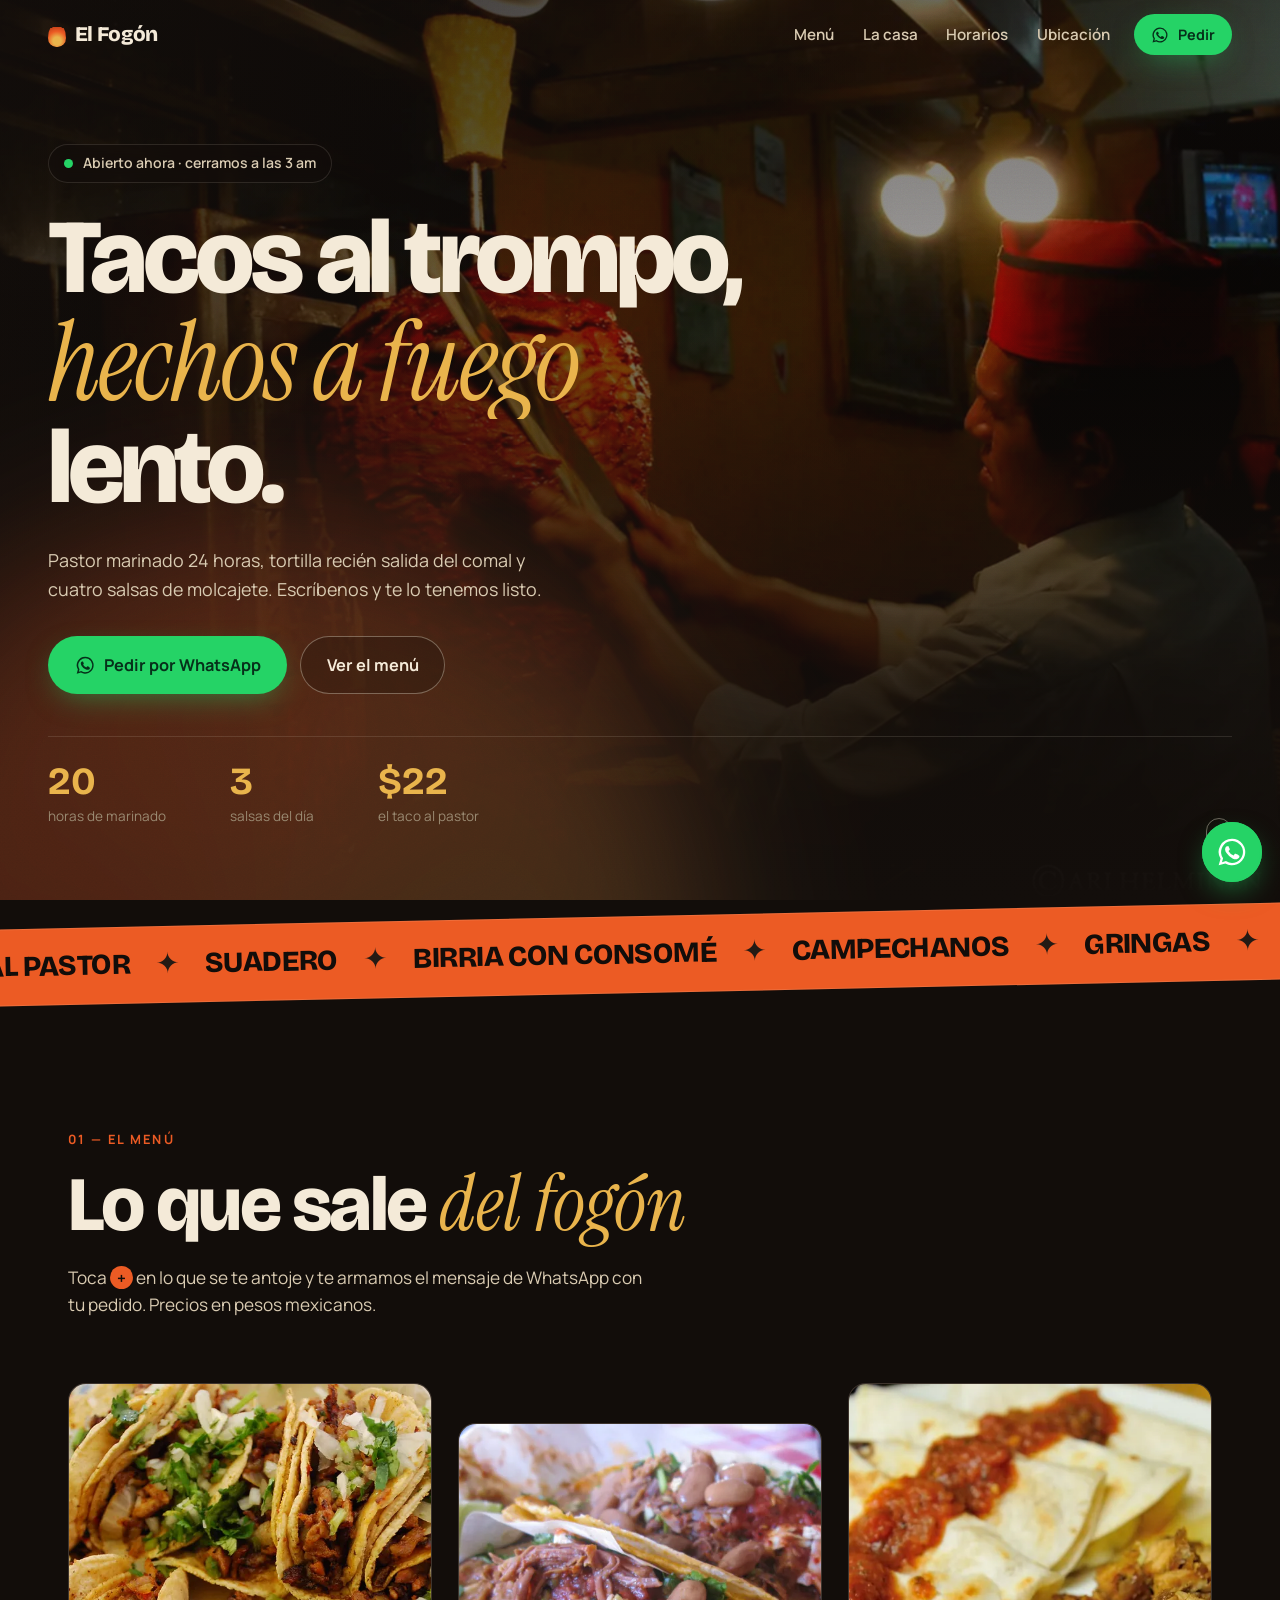
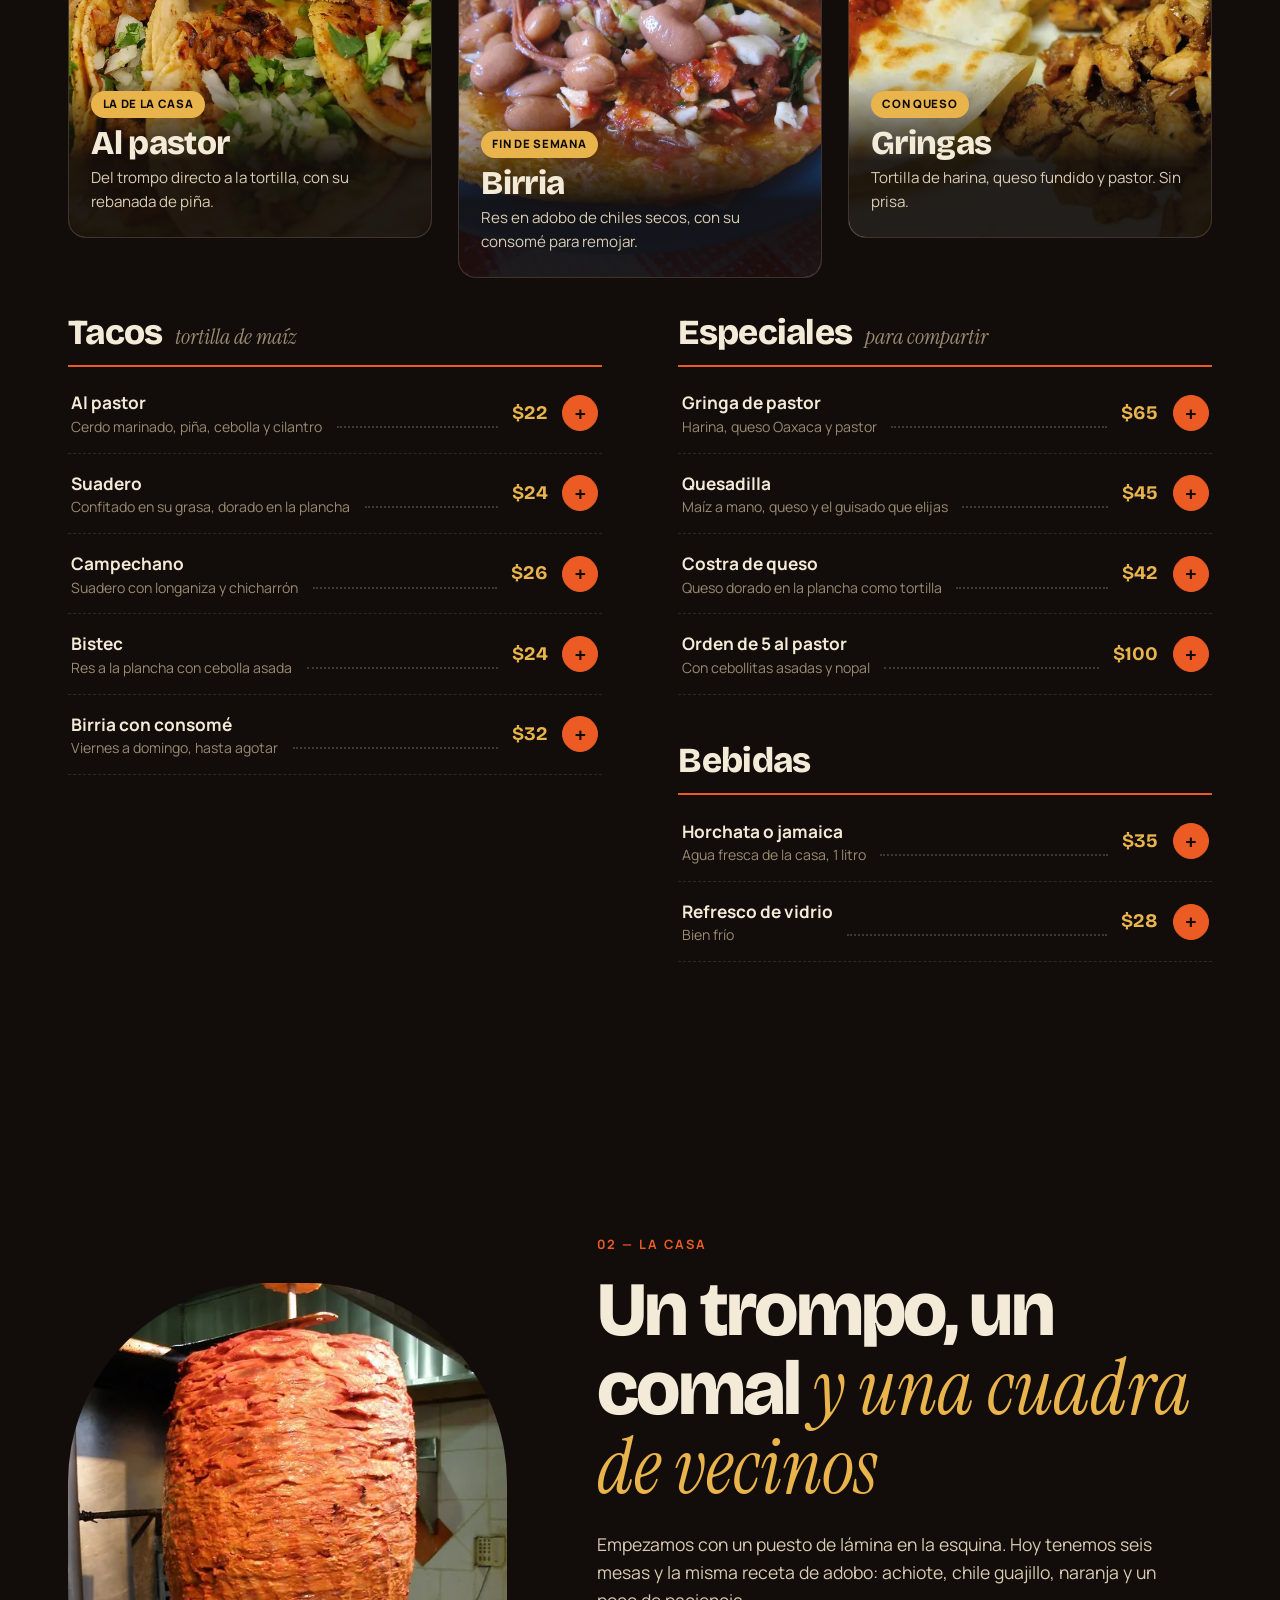
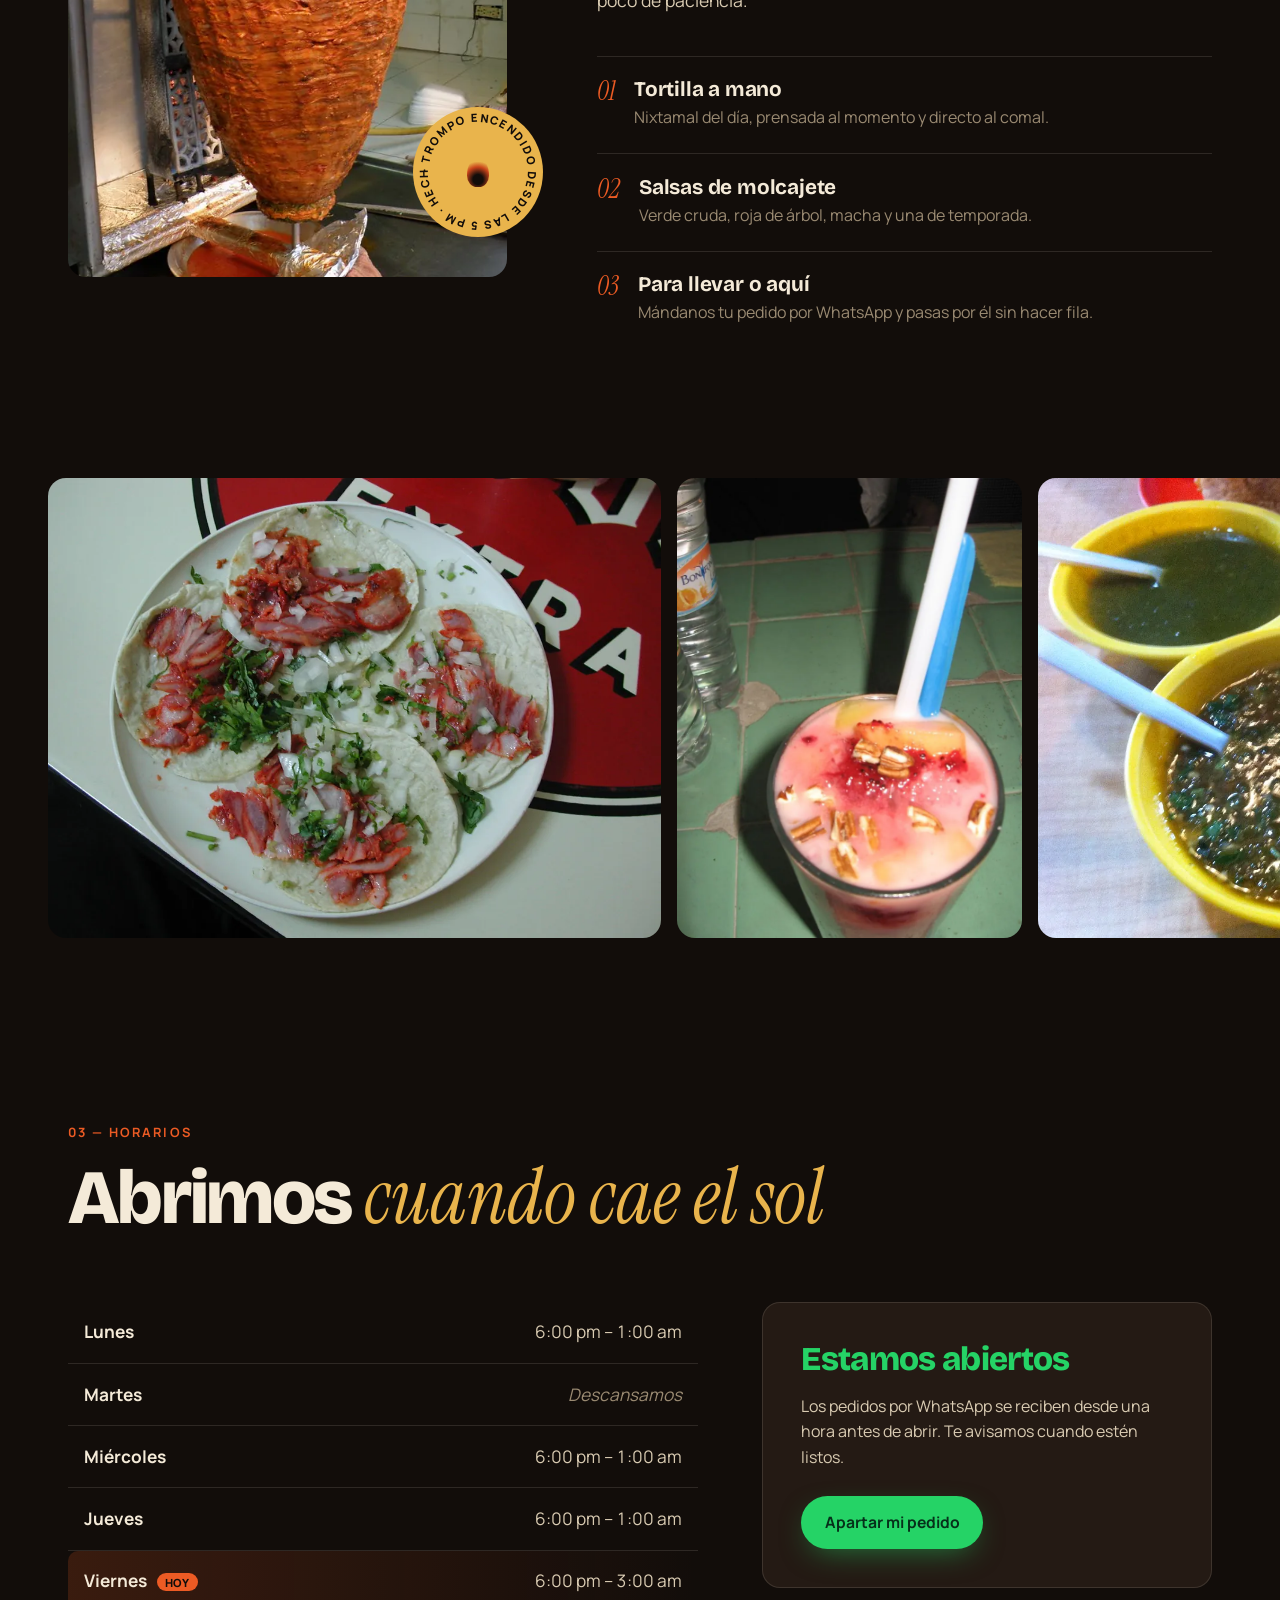
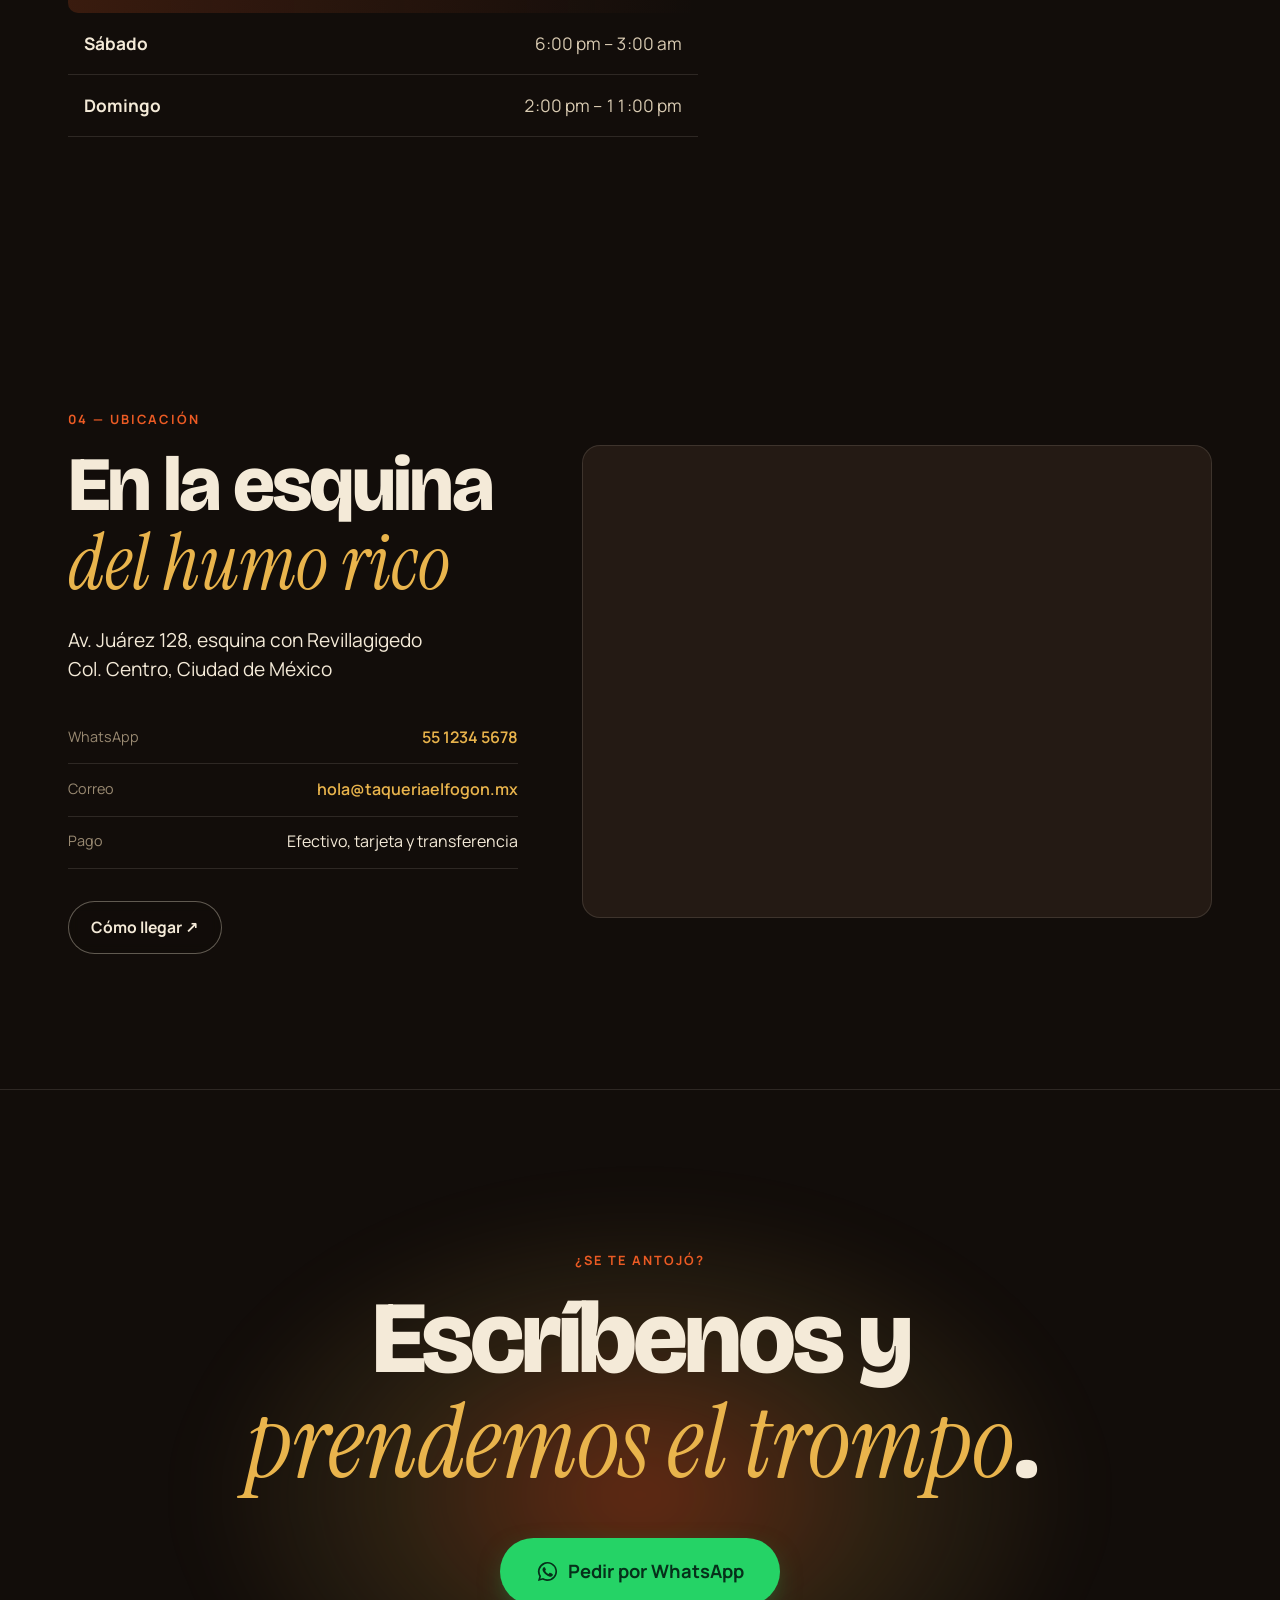
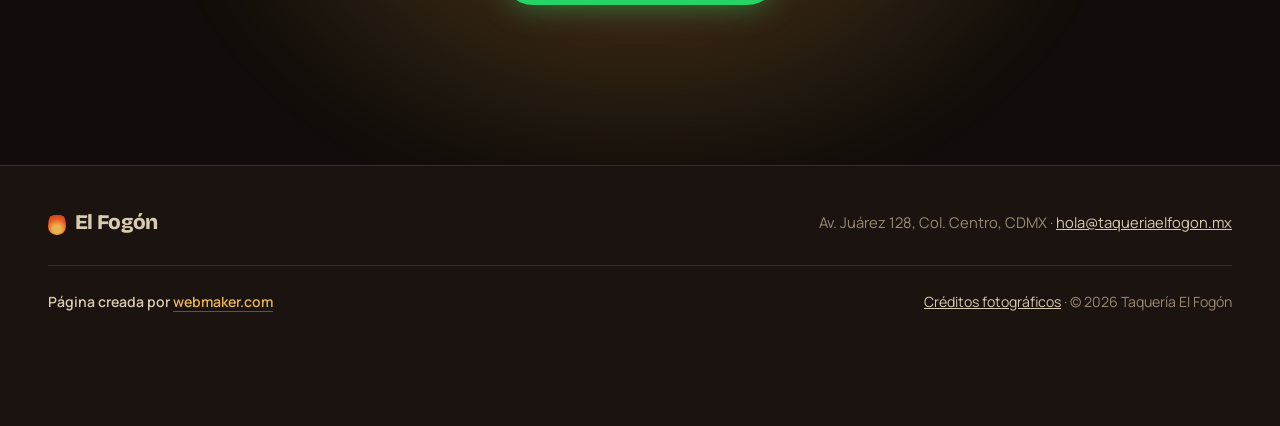
<file: taqueria-el-fogon/index.html>
<!doctype html>
<html lang="es-MX" class="no-js">
<head>
  <meta charset="utf-8" />
  <meta name="viewport" content="width=device-width, initial-scale=1, viewport-fit=cover" />
  <title>Taquería El Fogón · Tacos al pastor y al carbón</title>
  <meta name="description" content="Tacos al pastor de trompo, suadero, birria y salsas de molcajete. Pide por WhatsApp. Abierto de noche en la Col. Centro." />
  <meta name="theme-color" content="#120d0a" />
  <meta property="og:title" content="Taquería El Fogón" />
  <meta property="og:description" content="Tacos al pastor de trompo y salsas de molcajete. Pide por WhatsApp." />
  <meta property="og:image" content="assets/img/hero.webp" />
  <link rel="icon" href="data:image/svg+xml,%3Csvg xmlns='http://www.w3.org/2000/svg' viewBox='0 0 100 100'%3E%3Ctext y='.9em' font-size='90'%3E%F0%9F%94%A5%3C/text%3E%3C/svg%3E" />

  <link rel="preconnect" href="https://fonts.googleapis.com" />
  <link rel="preconnect" href="https://fonts.gstatic.com" crossorigin />
  <link href="https://fonts.googleapis.com/css2?family=Bricolage+Grotesque:opsz,wght@12..96,500;12..96,700;12..96,800&family=Instrument+Serif:ital@0;1&family=Manrope:wght@400;500;600;700&display=swap" rel="stylesheet" />
  <link rel="preload" as="image" href="assets/img/hero.webp" />
  <link rel="stylesheet" href="styles.css?v=20261110" />

  <script defer src="lib/manifest.js?v=20261110"></script>
  <script defer src="main.js?v=20261110"></script>
</head>
<body>

  <!-- Splash (se oculta solo a los 4.5 s aunque falle el JS) -->
  <div class="splash" data-splash aria-hidden="true">
    <div class="splash-inner">
      <span class="splash-flame"></span>
      <span class="splash-word">El Fogón</span>
    </div>
  </div>

  <!-- Navegación -->
  <header class="nav" data-nav>
    <a class="nav-logo" href="#inicio" aria-label="Taquería El Fogón, inicio">
      <span class="logo-mark" aria-hidden="true"></span>
      <span>El Fogón</span>
    </a>
    <nav class="nav-links" id="menu-nav" aria-label="Secciones">
      <a href="#menu">Menú</a>
      <a href="#casa">La casa</a>
      <a href="#horarios">Horarios</a>
      <a href="#ubicacion">Ubicación</a>
    </nav>
    <a class="btn btn-wa btn-sm nav-cta" href="https://wa.me/5215512345678?text=Hola%20El%20Fog%C3%B3n%2C%20quiero%20hacer%20un%20pedido" target="_blank" rel="noopener" data-wa>
      <svg class="wa-icon" viewBox="0 0 24 24" aria-hidden="true"><path d="M12 2a10 10 0 0 0-8.6 15.1L2 22l5-1.3A10 10 0 1 0 12 2zm0 18.2a8.2 8.2 0 0 1-4.2-1.2l-.3-.2-3 .8.8-2.9-.2-.3A8.2 8.2 0 1 1 12 20.2zm4.5-6.1c-.2-.1-1.5-.7-1.7-.8s-.4-.1-.6.1-.7.8-.8 1-.3.2-.5.1a6.7 6.7 0 0 1-3.3-2.9c-.3-.4.2-.4.7-1.4.1-.2 0-.3 0-.4l-.8-1.8c-.2-.5-.4-.4-.6-.4h-.5a1 1 0 0 0-.7.3 3 3 0 0 0-.9 2.2 5.2 5.2 0 0 0 1.1 2.7 11.8 11.8 0 0 0 4.5 4c1.7.7 2.3.8 3.2.6a2.7 2.7 0 0 0 1.8-1.2 2.2 2.2 0 0 0 .1-1.3c0-.1-.2-.2-.4-.3z"/></svg>
      <span>Pedir</span>
    </a>
    <button class="nav-toggle" type="button" aria-label="Abrir menú" aria-expanded="false" aria-controls="menu-nav" data-nav-toggle>
      <span></span><span></span>
    </button>
  </header>

  <main>

    <!-- HERO -->
    <section class="hero" id="inicio">
      <div class="hero-bg" data-parallax>
        <img src="assets/img/hero.webp" alt="Taquero cortando carne al pastor del trompo" width="1024" height="798" fetchpriority="high" />
      </div>
      <div class="hero-tint"></div>
      <div class="hero-glow" aria-hidden="true"></div>
      <div class="embers" aria-hidden="true">
        <i></i><i></i><i></i><i></i><i></i><i></i><i></i><i></i><i></i><i></i><i></i><i></i>
      </div>
      <div class="hero-grain" aria-hidden="true"></div>

      <div class="hero-inner">
        <p class="hero-status" data-status>
          <span class="dot"></span><span data-status-text>Abrimos todas las noches menos martes</span>
        </p>
        <h1 class="hero-title">
          <span class="line"><span>Tacos al trompo,</span></span>
          <span class="line"><span><em>hechos a fuego</em></span></span>
          <span class="line"><span>lento.</span></span>
        </h1>
        <p class="hero-sub">Pastor marinado 24 horas, tortilla recién salida del comal y cuatro salsas de molcajete. Escríbenos y te lo tenemos listo.</p>
        <div class="hero-actions">
          <a class="btn btn-wa btn-lg" href="https://wa.me/5215512345678?text=Hola%20El%20Fog%C3%B3n%2C%20quiero%20hacer%20un%20pedido" target="_blank" rel="noopener" data-wa data-magnetic>
            <svg class="wa-icon" viewBox="0 0 24 24" aria-hidden="true"><path d="M12 2a10 10 0 0 0-8.6 15.1L2 22l5-1.3A10 10 0 1 0 12 2zm0 18.2a8.2 8.2 0 0 1-4.2-1.2l-.3-.2-3 .8.8-2.9-.2-.3A8.2 8.2 0 1 1 12 20.2zm4.5-6.1c-.2-.1-1.5-.7-1.7-.8s-.4-.1-.6.1-.7.8-.8 1-.3.2-.5.1a6.7 6.7 0 0 1-3.3-2.9c-.3-.4.2-.4.7-1.4.1-.2 0-.3 0-.4l-.8-1.8c-.2-.5-.4-.4-.6-.4h-.5a1 1 0 0 0-.7.3 3 3 0 0 0-.9 2.2 5.2 5.2 0 0 0 1.1 2.7 11.8 11.8 0 0 0 4.5 4c1.7.7 2.3.8 3.2.6a2.7 2.7 0 0 0 1.8-1.2 2.2 2.2 0 0 0 .1-1.3c0-.1-.2-.2-.4-.3z"/></svg>
            Pedir por WhatsApp
          </a>
          <a class="btn btn-ghost btn-lg" href="#menu">Ver el menú</a>
        </div>
        <ul class="hero-facts">
          <li><strong data-count-to="24">24</strong><span>horas de marinado</span></li>
          <li><strong data-count-to="4">4</strong><span>salsas del día</span></li>
          <li><strong>$22</strong><span>el taco al pastor</span></li>
        </ul>
      </div>
      <a class="hero-scroll" href="#menu" aria-label="Bajar al menú"><span></span></a>
    </section>

    <!-- MARQUESINA -->
    <div class="marquee" aria-hidden="true">
      <div class="marquee-track">
        <span>Al pastor</span><b>✦</b><span>Suadero</span><b>✦</b><span>Birria con consomé</span><b>✦</b><span>Campechanos</span><b>✦</b><span>Gringas</span><b>✦</b><span>Salsa macha</span><b>✦</b><span>Agua de horchata</span><b>✦</b>
        <span>Al pastor</span><b>✦</b><span>Suadero</span><b>✦</b><span>Birria con consomé</span><b>✦</b><span>Campechanos</span><b>✦</b><span>Gringas</span><b>✦</b><span>Salsa macha</span><b>✦</b><span>Agua de horchata</span><b>✦</b>
      </div>
    </div>

    <!-- MENÚ -->
    <section class="section menu" id="menu">
      <div class="section-head reveal">
        <p class="kicker">01 — El menú</p>
        <h2 class="section-title">Lo que sale <em>del fogón</em></h2>
        <p class="section-lead">Toca <strong>+</strong> en lo que se te antoje y te armamos el mensaje de WhatsApp con tu pedido. Precios en pesos mexicanos.</p>
      </div>

      <div class="menu-feature">
        <article class="dish-card reveal" data-tilt>
          <figure><img src="assets/img/pastor.webp" alt="Orden de tacos al pastor con cebolla y cilantro" loading="lazy" width="1023" height="687" /></figure>
          <div class="dish-card-body">
            <span class="tag">La de la casa</span>
            <h3>Al pastor</h3>
            <p>Del trompo directo a la tortilla, con su rebanada de piña.</p>
          </div>
        </article>
        <article class="dish-card reveal" data-tilt>
          <figure><img src="assets/img/birria.webp" alt="Tacos de birria con frijoles y rábano" loading="lazy" width="1024" height="768" /></figure>
          <div class="dish-card-body">
            <span class="tag">Fin de semana</span>
            <h3>Birria</h3>
            <p>Res en adobo de chiles secos, con su consomé para remojar.</p>
          </div>
        </article>
        <article class="dish-card reveal" data-tilt>
          <figure><img src="assets/img/quesadillas.webp" alt="Quesadillas con salsa roja y carne asada" loading="lazy" width="1024" height="680" /></figure>
          <div class="dish-card-body">
            <span class="tag">Con queso</span>
            <h3>Gringas</h3>
            <p>Tortilla de harina, queso fundido y pastor. Sin prisa.</p>
          </div>
        </article>
      </div>

      <div class="menu-board">
        <div class="menu-col reveal">
          <h3 class="menu-cat">Tacos <small>tortilla de maíz</small></h3>
          <ul class="menu-list">
            <li class="menu-item" data-item="Taco al pastor" data-price="22">
              <div class="mi-text"><span class="mi-name">Al pastor</span><span class="mi-desc">Cerdo marinado, piña, cebolla y cilantro</span></div>
              <span class="mi-dots"></span><span class="mi-price">$22</span>
              <div class="mi-qty" data-qty hidden></div>
            </li>
            <li class="menu-item" data-item="Taco de suadero" data-price="24">
              <div class="mi-text"><span class="mi-name">Suadero</span><span class="mi-desc">Confitado en su grasa, dorado en la plancha</span></div>
              <span class="mi-dots"></span><span class="mi-price">$24</span>
              <div class="mi-qty" data-qty hidden></div>
            </li>
            <li class="menu-item" data-item="Taco campechano" data-price="26">
              <div class="mi-text"><span class="mi-name">Campechano</span><span class="mi-desc">Suadero con longaniza y chicharrón</span></div>
              <span class="mi-dots"></span><span class="mi-price">$26</span>
              <div class="mi-qty" data-qty hidden></div>
            </li>
            <li class="menu-item" data-item="Taco de bistec" data-price="24">
              <div class="mi-text"><span class="mi-name">Bistec</span><span class="mi-desc">Res a la plancha con cebolla asada</span></div>
              <span class="mi-dots"></span><span class="mi-price">$24</span>
              <div class="mi-qty" data-qty hidden></div>
            </li>
            <li class="menu-item" data-item="Taco de birria con consomé" data-price="32">
              <div class="mi-text"><span class="mi-name">Birria con consomé</span><span class="mi-desc">Viernes a domingo, hasta agotar</span></div>
              <span class="mi-dots"></span><span class="mi-price">$32</span>
              <div class="mi-qty" data-qty hidden></div>
            </li>
          </ul>
        </div>

        <div class="menu-col reveal">
          <h3 class="menu-cat">Especiales <small>para compartir</small></h3>
          <ul class="menu-list">
            <li class="menu-item" data-item="Gringa de pastor" data-price="65">
              <div class="mi-text"><span class="mi-name">Gringa de pastor</span><span class="mi-desc">Harina, queso Oaxaca y pastor</span></div>
              <span class="mi-dots"></span><span class="mi-price">$65</span>
              <div class="mi-qty" data-qty hidden></div>
            </li>
            <li class="menu-item" data-item="Quesadilla" data-price="45">
              <div class="mi-text"><span class="mi-name">Quesadilla</span><span class="mi-desc">Maíz a mano, queso y el guisado que elijas</span></div>
              <span class="mi-dots"></span><span class="mi-price">$45</span>
              <div class="mi-qty" data-qty hidden></div>
            </li>
            <li class="menu-item" data-item="Costra de queso" data-price="42">
              <div class="mi-text"><span class="mi-name">Costra de queso</span><span class="mi-desc">Queso dorado en la plancha como tortilla</span></div>
              <span class="mi-dots"></span><span class="mi-price">$42</span>
              <div class="mi-qty" data-qty hidden></div>
            </li>
            <li class="menu-item" data-item="Orden de 5 al pastor" data-price="100">
              <div class="mi-text"><span class="mi-name">Orden de 5 al pastor</span><span class="mi-desc">Con cebollitas asadas y nopal</span></div>
              <span class="mi-dots"></span><span class="mi-price">$100</span>
              <div class="mi-qty" data-qty hidden></div>
            </li>
          </ul>

          <h3 class="menu-cat">Bebidas</h3>
          <ul class="menu-list">
            <li class="menu-item" data-item="Agua de horchata (1 L)" data-price="35">
              <div class="mi-text"><span class="mi-name">Horchata o jamaica</span><span class="mi-desc">Agua fresca de la casa, 1 litro</span></div>
              <span class="mi-dots"></span><span class="mi-price">$35</span>
              <div class="mi-qty" data-qty hidden></div>
            </li>
            <li class="menu-item" data-item="Refresco de vidrio" data-price="28">
              <div class="mi-text"><span class="mi-name">Refresco de vidrio</span><span class="mi-desc">Bien frío</span></div>
              <span class="mi-dots"></span><span class="mi-price">$28</span>
              <div class="mi-qty" data-qty hidden></div>
            </li>
          </ul>
        </div>
      </div>

      <!-- Resumen de pedido (lo activa el JS) -->
      <div class="order-bar" data-order hidden>
        <div class="order-info">
          <span class="order-count" data-order-count>0 productos</span>
          <span class="order-total" data-order-total>$0</span>
        </div>
        <button class="order-clear" type="button" data-order-clear>Vaciar</button>
        <a class="btn btn-wa" href="https://wa.me/5215512345678" target="_blank" rel="noopener" data-order-send>Enviar pedido</a>
      </div>
    </section>

    <!-- LA CASA -->
    <section class="section casa" id="casa">
      <div class="casa-media reveal">
        <img src="assets/img/trompo.webp" alt="Trompo de carne al pastor girando frente al fuego" loading="lazy" width="556" height="1024" />
        <span class="casa-stamp" aria-hidden="true">
          <svg viewBox="0 0 120 120"><defs><path id="circ" d="M60,60 m-46,0 a46,46 0 1,1 92,0 a46,46 0 1,1 -92,0" /></defs><text><textPath href="#circ">· Trompo encendido desde las 5 pm · Hecho a fuego lento </textPath></text></svg>
        </span>
      </div>
      <div class="casa-text">
        <p class="kicker reveal">02 — La casa</p>
        <h2 class="section-title reveal">Un trompo, un comal <em>y una cuadra de vecinos</em></h2>
        <p class="reveal">Empezamos con un puesto de lámina en la esquina. Hoy tenemos seis mesas y la misma receta de adobo: achiote, chile guajillo, naranja y un poco de paciencia.</p>
        <ol class="pillars">
          <li class="reveal"><span>01</span><div><h3>Tortilla a mano</h3><p>Nixtamal del día, prensada al momento y directo al comal.</p></div></li>
          <li class="reveal"><span>02</span><div><h3>Salsas de molcajete</h3><p>Verde cruda, roja de árbol, macha y una de temporada.</p></div></li>
          <li class="reveal"><span>03</span><div><h3>Para llevar o aquí</h3><p>Mándanos tu pedido por WhatsApp y pasas por él sin hacer fila.</p></div></li>
        </ol>
      </div>
    </section>

    <!-- GALERÍA -->
    <section class="gallery" aria-label="Fotos de la taquería">
      <div class="gallery-track" data-drag>
        <figure class="g-item g-wide"><img src="assets/img/tacos.webp" alt="Tacos al pastor con cilantro y cebolla" loading="lazy" width="1024" height="768" /></figure>
        <figure class="g-item"><img src="assets/img/agua.webp" alt="Vaso de agua fresca con popote" loading="lazy" width="768" height="1024" /></figure>
        <figure class="g-item g-wide"><img src="assets/img/salsas.webp" alt="Tres salsas verdes en tazones" loading="lazy" width="1024" height="765" /></figure>
        <figure class="g-item g-wide"><img src="assets/img/ingredientes.webp" alt="Jitomate, chile y cebolla picados" loading="lazy" width="1024" height="526" /></figure>
      </div>
    </section>

    <!-- HORARIOS -->
    <section class="section horarios" id="horarios">
      <div class="section-head reveal">
        <p class="kicker">03 — Horarios</p>
        <h2 class="section-title">Abrimos <em>cuando cae el sol</em></h2>
      </div>
      <div class="hours-wrap">
        <ul class="hours reveal" data-hours>
          <li data-day="1"><span>Lunes</span><span>6:00 pm – 1:00 am</span></li>
          <li data-day="2" class="is-closed"><span>Martes</span><span>Descansamos</span></li>
          <li data-day="3"><span>Miércoles</span><span>6:00 pm – 1:00 am</span></li>
          <li data-day="4"><span>Jueves</span><span>6:00 pm – 1:00 am</span></li>
          <li data-day="5"><span>Viernes</span><span>6:00 pm – 3:00 am</span></li>
          <li data-day="6"><span>Sábado</span><span>6:00 pm – 3:00 am</span></li>
          <li data-day="0"><span>Domingo</span><span>2:00 pm – 11:00 pm</span></li>
        </ul>
        <aside class="hours-note reveal">
          <p class="hours-now" data-status-big>Revisa el horario de hoy</p>
          <p>Los pedidos por WhatsApp se reciben desde una hora antes de abrir. Te avisamos cuando estén listos.</p>
          <a class="btn btn-wa" href="https://wa.me/5215512345678?text=Hola%20El%20Fog%C3%B3n%2C%20quiero%20hacer%20un%20pedido" target="_blank" rel="noopener" data-wa>Apartar mi pedido</a>
        </aside>
      </div>
    </section>

    <!-- UBICACIÓN -->
    <section class="section ubicacion" id="ubicacion">
      <div class="ubi-info reveal">
        <p class="kicker">04 — Ubicación</p>
        <h2 class="section-title">En la esquina <em>del humo rico</em></h2>
        <address>
          Av. Juárez 128, esquina con Revillagigedo<br />
          Col. Centro, Ciudad de México
        </address>
        <ul class="contact">
          <li><span>WhatsApp</span><a href="https://wa.me/5215512345678" target="_blank" rel="noopener" data-wa-plain>55 1234 5678</a></li>
          <li><span>Correo</span><a href="mailto:hola@taqueriaelfogon.mx">hola@taqueriaelfogon.mx</a></li>
          <li><span>Pago</span><span>Efectivo, tarjeta y transferencia</span></li>
        </ul>
        <a class="btn btn-ghost" href="https://www.google.com/maps/search/?api=1&amp;query=Av.+Ju%C3%A1rez+128+Centro+Ciudad+de+M%C3%A9xico" target="_blank" rel="noopener">Cómo llegar ↗</a>
      </div>
      <div class="ubi-map reveal">
        <iframe title="Mapa de Taquería El Fogón" src="https://maps.google.com/maps?q=Av.%20Ju%C3%A1rez%20128%2C%20Centro%2C%20Ciudad%20de%20M%C3%A9xico&amp;z=16&amp;output=embed" loading="lazy" referrerpolicy="no-referrer-when-downgrade"></iframe>
      </div>
    </section>

    <!-- CTA FINAL -->
    <section class="final-cta">
      <div class="final-glow" aria-hidden="true"></div>
      <p class="kicker reveal">¿Se te antojó?</p>
      <h2 class="final-title reveal">Escríbenos y <em>prendemos el trompo</em>.</h2>
      <a class="btn btn-wa btn-xl reveal" href="https://wa.me/5215512345678?text=Hola%20El%20Fog%C3%B3n%2C%20quiero%20hacer%20un%20pedido" target="_blank" rel="noopener" data-wa data-magnetic>
        <svg class="wa-icon" viewBox="0 0 24 24" aria-hidden="true"><path d="M12 2a10 10 0 0 0-8.6 15.1L2 22l5-1.3A10 10 0 1 0 12 2zm0 18.2a8.2 8.2 0 0 1-4.2-1.2l-.3-.2-3 .8.8-2.9-.2-.3A8.2 8.2 0 1 1 12 20.2zm4.5-6.1c-.2-.1-1.5-.7-1.7-.8s-.4-.1-.6.1-.7.8-.8 1-.3.2-.5.1a6.7 6.7 0 0 1-3.3-2.9c-.3-.4.2-.4.7-1.4.1-.2 0-.3 0-.4l-.8-1.8c-.2-.5-.4-.4-.6-.4h-.5a1 1 0 0 0-.7.3 3 3 0 0 0-.9 2.2 5.2 5.2 0 0 0 1.1 2.7 11.8 11.8 0 0 0 4.5 4c1.7.7 2.3.8 3.2.6a2.7 2.7 0 0 0 1.8-1.2 2.2 2.2 0 0 0 .1-1.3c0-.1-.2-.2-.4-.3z"/></svg>
        Pedir por WhatsApp
      </a>
    </section>
  </main>

  <footer class="footer">
    <div class="footer-top">
      <a class="nav-logo" href="#inicio"><span class="logo-mark" aria-hidden="true"></span><span>El Fogón</span></a>
      <p>Av. Juárez 128, Col. Centro, CDMX · <a href="mailto:hola@taqueriaelfogon.mx">hola@taqueriaelfogon.mx</a></p>
    </div>
    <div class="footer-bottom">
      <p class="footer-credit">Página creada por <a href="https://webmaker.com" target="_blank" rel="noopener">webmaker.com</a></p>
      <p><a href="creditos.html">Créditos fotográficos</a> · © <span data-year>2026</span> Taquería El Fogón</p>
    </div>
  </footer>

  <!-- Botón flotante de WhatsApp -->
  <a class="wa-float" href="https://wa.me/5215512345678?text=Hola%20El%20Fog%C3%B3n%2C%20quiero%20hacer%20un%20pedido" target="_blank" rel="noopener" aria-label="Escríbenos por WhatsApp" data-wa data-wa-float>
    <svg viewBox="0 0 24 24" aria-hidden="true"><path d="M12 2a10 10 0 0 0-8.6 15.1L2 22l5-1.3A10 10 0 1 0 12 2zm0 18.2a8.2 8.2 0 0 1-4.2-1.2l-.3-.2-3 .8.8-2.9-.2-.3A8.2 8.2 0 1 1 12 20.2zm4.5-6.1c-.2-.1-1.5-.7-1.7-.8s-.4-.1-.6.1-.7.8-.8 1-.3.2-.5.1a6.7 6.7 0 0 1-3.3-2.9c-.3-.4.2-.4.7-1.4.1-.2 0-.3 0-.4l-.8-1.8c-.2-.5-.4-.4-.6-.4h-.5a1 1 0 0 0-.7.3 3 3 0 0 0-.9 2.2 5.2 5.2 0 0 0 1.1 2.7 11.8 11.8 0 0 0 4.5 4c1.7.7 2.3.8 3.2.6a2.7 2.7 0 0 0 1.8-1.2 2.2 2.2 0 0 0 .1-1.3c0-.1-.2-.2-.4-.3z"/></svg>
  </a>
</body>
</html>
</file>
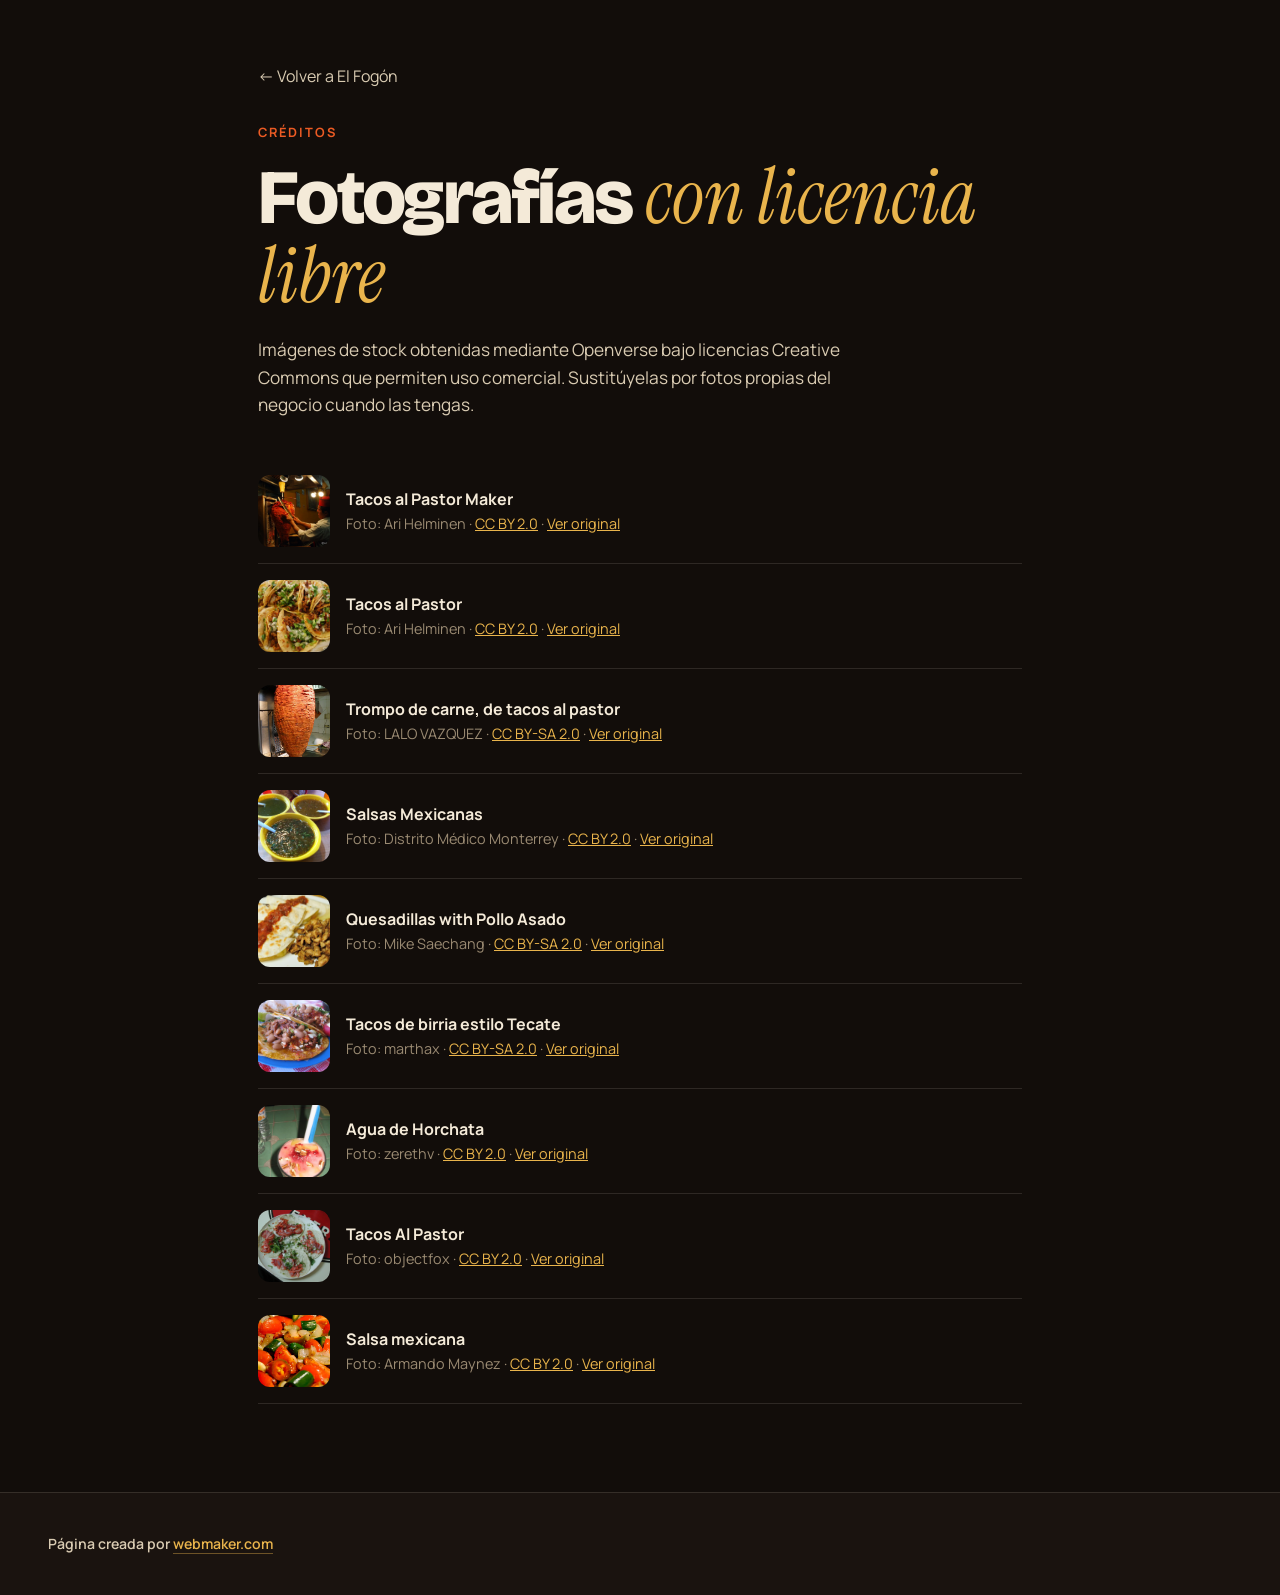
<file: taqueria-el-fogon/creditos.html>
<!doctype html>
<html lang="es-MX">
<head>
  <meta charset="utf-8" />
  <meta name="viewport" content="width=device-width, initial-scale=1" />
  <title>Créditos fotográficos · Taquería El Fogón</title>
  <meta name="robots" content="noindex" />
  <link rel="preconnect" href="https://fonts.googleapis.com" />
  <link rel="preconnect" href="https://fonts.gstatic.com" crossorigin />
  <link href="https://fonts.googleapis.com/css2?family=Bricolage+Grotesque:opsz,wght@12..96,500;12..96,700;12..96,800&family=Instrument+Serif:ital@0;1&family=Manrope:wght@400;500;600;700&display=swap" rel="stylesheet" />
  <link rel="stylesheet" href="styles.css?v=20261110" />
  <style>
    .credits { max-width: 860px; margin: 0 auto; padding: 4rem var(--pad) 3rem; }
    .credits ul { list-style: none; padding: 0; margin: 2.5rem 0; }
    .credits li { display: flex; gap: 1rem; align-items: center; padding: 1rem 0; border-bottom: 1px solid var(--line); }
    .credits img { width: 72px; height: 72px; object-fit: cover; border-radius: 12px; flex: none; }
    .credits li div { display: flex; flex-direction: column; min-width: 0; }
    .credits li span { color: var(--cream-3); font-size: .9rem; }
    .credits li a { color: var(--maiz); }
    .back { display: inline-block; margin-bottom: 2rem; color: var(--cream-2); text-decoration: none; }
  </style>
</head>
<body>
  <main class="credits">
    <a class="back" href="index.html">← Volver a El Fogón</a>
    <p class="kicker">Créditos</p>
    <h1 class="section-title">Fotografías <em>con licencia libre</em></h1>
    <p class="section-lead">Imágenes de stock obtenidas mediante Openverse bajo licencias Creative Commons que permiten uso comercial. Sustitúyelas por fotos propias del negocio cuando las tengas.</p>
    <ul>
      <li>
        <img src="assets/img/hero.webp" alt="" loading="lazy" />
        <div><strong>Tacos al Pastor Maker</strong><span>Foto: Ari Helminen · <a href="https://creativecommons.org/licenses/by/2.0/" target="_blank" rel="noopener">CC BY 2.0</a> · <a href="https://www.flickr.com/photos/36093266@N06/4464404558" target="_blank" rel="noopener">Ver original</a></span></div>
      </li>
      <li>
        <img src="assets/img/pastor.webp" alt="" loading="lazy" />
        <div><strong>Tacos al Pastor</strong><span>Foto: Ari Helminen · <a href="https://creativecommons.org/licenses/by/2.0/" target="_blank" rel="noopener">CC BY 2.0</a> · <a href="https://www.flickr.com/photos/36093266@N06/4401140214" target="_blank" rel="noopener">Ver original</a></span></div>
      </li>
      <li>
        <img src="assets/img/trompo.webp" alt="" loading="lazy" />
        <div><strong>Trompo de carne, de tacos al pastor</strong><span>Foto: LALO VAZQUEZ · <a href="https://creativecommons.org/licenses/by-sa/2.0/" target="_blank" rel="noopener">CC BY-SA 2.0</a> · <a href="https://www.flickr.com/photos/30993853@N06/5693222433" target="_blank" rel="noopener">Ver original</a></span></div>
      </li>
      <li>
        <img src="assets/img/salsas.webp" alt="" loading="lazy" />
        <div><strong>Salsas Mexicanas</strong><span>Foto: Distrito Médico Monterrey · <a href="https://creativecommons.org/licenses/by/2.0/" target="_blank" rel="noopener">CC BY 2.0</a> · <a href="https://www.flickr.com/photos/7113920@N05/24667851511" target="_blank" rel="noopener">Ver original</a></span></div>
      </li>
      <li>
        <img src="assets/img/quesadillas.webp" alt="" loading="lazy" />
        <div><strong>Quesadillas with Pollo Asado</strong><span>Foto: Mike Saechang · <a href="https://creativecommons.org/licenses/by-sa/2.0/" target="_blank" rel="noopener">CC BY-SA 2.0</a> · <a href="https://www.flickr.com/photos/7390466@N06/7205464648" target="_blank" rel="noopener">Ver original</a></span></div>
      </li>
      <li>
        <img src="assets/img/birria.webp" alt="" loading="lazy" />
        <div><strong>Tacos de birria estilo Tecate</strong><span>Foto: marthax · <a href="https://creativecommons.org/licenses/by-sa/2.0/" target="_blank" rel="noopener">CC BY-SA 2.0</a> · <a href="https://www.flickr.com/photos/58067336@N00/18089489288" target="_blank" rel="noopener">Ver original</a></span></div>
      </li>
      <li>
        <img src="assets/img/agua.webp" alt="" loading="lazy" />
        <div><strong>Agua de Horchata</strong><span>Foto: zerethv · <a href="https://creativecommons.org/licenses/by/2.0/" target="_blank" rel="noopener">CC BY 2.0</a> · <a href="https://www.flickr.com/photos/52793838@N00/1767567930" target="_blank" rel="noopener">Ver original</a></span></div>
      </li>
      <li>
        <img src="assets/img/tacos.webp" alt="" loading="lazy" />
        <div><strong>Tacos Al Pastor</strong><span>Foto: objectfox · <a href="https://creativecommons.org/licenses/by/2.0/" target="_blank" rel="noopener">CC BY 2.0</a> · <a href="https://www.flickr.com/photos/44124372247@N01/750482147" target="_blank" rel="noopener">Ver original</a></span></div>
      </li>
      <li>
        <img src="assets/img/ingredientes.webp" alt="" loading="lazy" />
        <div><strong>Salsa mexicana</strong><span>Foto: Armando Maynez · <a href="https://creativecommons.org/licenses/by/2.0/" target="_blank" rel="noopener">CC BY 2.0</a> · <a href="https://www.flickr.com/photos/91148289@N00/3943164689" target="_blank" rel="noopener">Ver original</a></span></div>
      </li>
    </ul>
  </main>
  <footer class="footer" style="padding-bottom:2.5rem">
    <div class="footer-bottom" style="border:0;padding-top:0">
      <p class="footer-credit">Página creada por <a href="https://webmaker.com" target="_blank" rel="noopener">webmaker.com</a></p>
    </div>
  </footer>
</body>
</html>
</file>
<file: taqueria-el-fogon/styles.css>
/* ==========================================================================
   Taquería El Fogón — estilos
   Paleta: carbón cálido + brasa naranja + maíz dorado
   ========================================================================== */

:root {
  --bg: #120d0a;
  --bg-2: #1a130f;
  --bg-3: #241a14;
  --cream: #f4ead8;
  --cream-2: #d9cbb2;
  --cream-3: #9a8a72;
  --ember: #ec5b24;
  --ember-2: #c9441a;
  --maiz: #e9b44c;
  --wa: #25d366;
  --wa-ink: #06301a;
  --line: rgba(244, 234, 216, 0.12);

  --f-display: "Bricolage Grotesque", "Arial Narrow", system-ui, sans-serif;
  --f-serif: "Instrument Serif", Georgia, serif;
  --f-body: "Manrope", system-ui, -apple-system, "Segoe UI", sans-serif;

  --ease-out: cubic-bezier(.16, 1, .3, 1);
  --pad: clamp(1rem, 4vw, 3rem);
  --max: 1240px;
  --radius: 18px;
}

*, *::before, *::after { box-sizing: border-box; }

html {
  overflow-x: clip;
  scroll-behavior: smooth;
  -webkit-text-size-adjust: 100%;
}

body {
  margin: 0;
  background: var(--bg);
  color: var(--cream);
  font-family: var(--f-body);
  font-size: 1rem;
  line-height: 1.6;
  overflow-x: clip;
  -webkit-font-smoothing: antialiased;
}

main { overflow-x: clip; }
img { display: block; max-width: 100%; height: auto; }
a { color: inherit; }
em { font-family: var(--f-serif); font-style: italic; font-weight: 400; color: var(--maiz); letter-spacing: 0; }
h1, h2, h3 { margin: 0; font-family: var(--f-display); line-height: 1.02; letter-spacing: -0.02em; }
p { margin: 0; }
::selection { background: var(--ember); color: var(--bg); }
:focus-visible { outline: 2px solid var(--maiz); outline-offset: 3px; border-radius: 6px; }

/* ---------- Splash ---------- */
.splash {
  position: fixed; inset: 0; z-index: 100;
  display: grid; place-items: center;
  background: var(--bg);
  transition: opacity .6s var(--ease-out), visibility .6s;
  animation: splashSafety .01s 4.5s forwards;
}
.splash.is-out { opacity: 0; visibility: hidden; pointer-events: none; }
@keyframes splashSafety { to { opacity: 0; visibility: hidden; pointer-events: none; } }
.splash-inner { display: flex; align-items: center; gap: .8rem; }
.splash-word { font-family: var(--f-display); font-weight: 800; font-size: clamp(2rem, 7vw, 3.4rem); letter-spacing: -0.03em; animation: splashIn .8s var(--ease-out) both; }
.splash-flame {
  width: 34px; height: 46px;
  background: radial-gradient(circle at 50% 75%, var(--maiz) 0 22%, var(--ember) 45%, transparent 72%);
  border-radius: 50% 50% 46% 46% / 62% 62% 38% 38%;
  filter: blur(.5px);
  animation: flicker 1.1s ease-in-out infinite alternate;
}
@keyframes splashIn { from { opacity: 0; transform: translateY(12px); } }
@keyframes flicker {
  0% { transform: scale(1, 1) rotate(-2deg); }
  50% { transform: scale(.94, 1.08) rotate(2deg); }
  100% { transform: scale(1.04, .96) rotate(-1deg); }
}

/* ---------- Botones ---------- */
.btn {
  --bx: 0px; --by: 0px;
  display: inline-flex; align-items: center; justify-content: center; gap: .55rem;
  min-height: 48px; padding: .8rem 1.4rem;
  border-radius: 999px; border: 1px solid transparent;
  font-family: var(--f-body); font-weight: 700; font-size: .98rem; text-decoration: none;
  cursor: pointer; white-space: nowrap;
  transform: translate(var(--bx), var(--by));
  transition: transform .35s var(--ease-out), background-color .25s, color .25s, box-shadow .35s var(--ease-out), border-color .25s;
}
.btn-wa { background: var(--wa); color: var(--wa-ink); box-shadow: 0 10px 30px -10px rgba(37, 211, 102, .55); }
.btn-wa:hover { background: #3be27a; box-shadow: 0 16px 40px -12px rgba(37, 211, 102, .75); }
.btn-ghost { border-color: rgba(244, 234, 216, .35); color: var(--cream); background: rgba(18, 13, 10, .25); backdrop-filter: blur(6px); }
.btn-ghost:hover { border-color: var(--maiz); color: var(--maiz); }
.btn-sm { min-height: 40px; padding: .5rem 1rem; font-size: .9rem; }
.btn-lg { min-height: 54px; padding: .95rem 1.6rem; font-size: 1.02rem; }
.btn-xl { min-height: 64px; padding: 1.1rem 2.2rem; font-size: 1.15rem; }
.wa-icon { width: 1.25em; height: 1.25em; fill: currentColor; flex: none; }

/* ---------- Navegación ---------- */
.nav {
  position: fixed; top: 0; left: 0; right: 0; z-index: 50;
  display: flex; align-items: center; gap: 1.5rem;
  padding: .9rem var(--pad);
  transition: background-color .35s, padding .35s var(--ease-out), border-color .35s;
  border-bottom: 1px solid transparent;
}
.nav.is-scrolled { background: rgba(18, 13, 10, .82); backdrop-filter: blur(14px); -webkit-backdrop-filter: blur(14px); border-color: var(--line); padding-block: .6rem; }
.nav-logo { display: inline-flex; align-items: center; gap: .55rem; text-decoration: none; font-family: var(--f-display); font-weight: 800; font-size: 1.3rem; letter-spacing: -0.03em; }
.logo-mark {
  width: 18px; height: 24px; flex: none;
  background: radial-gradient(circle at 50% 75%, var(--maiz) 0 20%, var(--ember) 48%, var(--ember-2) 70%, transparent 72%);
  border-radius: 50% 50% 46% 46% / 62% 62% 38% 38%;
}
.nav-links { display: flex; gap: 1.8rem; margin-left: auto; }
.nav-links a { text-decoration: none; font-weight: 600; font-size: .95rem; color: var(--cream-2); position: relative; padding-block: .3rem; }
.nav-links a::after { content: ""; position: absolute; left: 0; right: 0; bottom: 0; height: 2px; background: var(--ember); transform: scaleX(0); transform-origin: left; transition: transform .35s var(--ease-out); }
.nav-links a:hover { color: var(--cream); }
.nav-links a:hover::after { transform: scaleX(1); }
.nav-toggle { display: none; }

/* ---------- Hero ---------- */
.hero {
  position: relative; isolation: isolate;
  min-height: 100vh; min-height: 100svh;
  display: flex; align-items: flex-end;
  padding: 7rem var(--pad) clamp(3rem, 8vh, 5.5rem);
  overflow: clip;
}
.hero-bg { position: absolute; inset: -6% 0 0; z-index: -4; will-change: transform; }
.hero-bg img { width: 100%; height: 100%; object-fit: cover; object-position: 35% 40%; filter: saturate(1.1) contrast(1.06); animation: heroZoom 14s var(--ease-out) both; }
@keyframes heroZoom { from { transform: scale(1.12); } to { transform: scale(1.02); } }
.hero-tint {
  position: absolute; inset: 0; z-index: -3;
  background:
    linear-gradient(180deg, rgba(18, 13, 10, .55) 0%, rgba(18, 13, 10, .25) 35%, rgba(18, 13, 10, .88) 78%, var(--bg) 100%),
    linear-gradient(90deg, rgba(18, 13, 10, .85) 0%, rgba(18, 13, 10, .2) 70%);
}
@property --glow-angle { syntax: "<angle>"; inherits: false; initial-value: 0deg; }
.hero-glow {
  position: absolute; z-index: -2;
  width: 70vmax; height: 70vmax; left: -15vmax; bottom: -40vmax;
  background: conic-gradient(from var(--glow-angle), rgba(236, 91, 36, .55), rgba(233, 180, 76, .35), rgba(201, 68, 26, .5), rgba(236, 91, 36, .55));
  filter: blur(80px); opacity: .55; border-radius: 50%;
  mix-blend-mode: screen;
  animation: glowSpin 18s linear infinite;
}
@keyframes glowSpin { to { --glow-angle: 360deg; } }
.hero-grain {
  position: absolute; inset: 0; z-index: -1; pointer-events: none; opacity: .09; mix-blend-mode: overlay;
  background-image: url("data:image/svg+xml,%3Csvg xmlns='http://www.w3.org/2000/svg' width='160' height='160'%3E%3Cfilter id='n'%3E%3CfeTurbulence type='fractalNoise' baseFrequency='.85' numOctaves='3' stitchTiles='stitch'/%3E%3C/filter%3E%3Crect width='100%25' height='100%25' filter='url(%23n)'/%3E%3C/svg%3E");
}

/* Chispas que suben del fuego */
.embers { position: absolute; inset: 0; z-index: -1; pointer-events: none; overflow: hidden; }
.embers i {
  position: absolute; bottom: -10px; left: var(--x, 50%);
  width: var(--s, 4px); height: var(--s, 4px); border-radius: 50%;
  background: var(--maiz); box-shadow: 0 0 10px 2px rgba(236, 91, 36, .8);
  opacity: 0;
  animation: rise var(--d, 9s) linear var(--delay, 0s) infinite;
}
.embers i:nth-child(1)  { --x: 8%;  --d: 10s; --delay: 0s;   --s: 3px; }
.embers i:nth-child(2)  { --x: 17%; --d: 8s;  --delay: 2s;   --s: 4px; }
.embers i:nth-child(3)  { --x: 26%; --d: 12s; --delay: 4s;   --s: 2px; }
.embers i:nth-child(4)  { --x: 35%; --d: 9s;  --delay: 1s;   --s: 5px; }
.embers i:nth-child(5)  { --x: 44%; --d: 11s; --delay: 6s;   --s: 3px; }
.embers i:nth-child(6)  { --x: 53%; --d: 8.5s;--delay: 3s;   --s: 2px; }
.embers i:nth-child(7)  { --x: 62%; --d: 13s; --delay: 5s;   --s: 4px; }
.embers i:nth-child(8)  { --x: 71%; --d: 9.5s;--delay: 7s;   --s: 3px; }
.embers i:nth-child(9)  { --x: 80%; --d: 10s; --delay: 2.5s; --s: 2px; }
.embers i:nth-child(10) { --x: 89%; --d: 12s; --delay: 8s;   --s: 4px; }
.embers i:nth-child(11) { --x: 22%; --d: 14s; --delay: 9s;   --s: 2px; }
.embers i:nth-child(12) { --x: 67%; --d: 11s; --delay: 10s;  --s: 3px; }
@keyframes rise {
  0%   { transform: translate3d(0, 0, 0); opacity: 0; }
  10%  { opacity: 1; }
  50%  { transform: translate3d(24px, -50vh, 0); }
  85%  { opacity: .6; }
  100% { transform: translate3d(-18px, -100vh, 0); opacity: 0; }
}

.hero-inner { width: 100%; max-width: var(--max); margin: 0 auto; }
.hero-status {
  display: inline-flex; align-items: center; gap: .6rem;
  padding: .45rem .95rem; margin-bottom: 1.6rem;
  border: 1px solid var(--line); border-radius: 999px;
  background: rgba(18, 13, 10, .5); backdrop-filter: blur(8px);
  font-size: .88rem; font-weight: 600; color: var(--cream-2);
}
.dot { width: 9px; height: 9px; border-radius: 50%; background: var(--maiz); box-shadow: 0 0 0 0 rgba(233, 180, 76, .6); animation: pulse 2s infinite; }
.is-open .dot { background: var(--wa); box-shadow: 0 0 0 0 rgba(37, 211, 102, .6); }
.is-closed-now .dot { background: var(--ember); animation: none; }
@keyframes pulse { 70% { box-shadow: 0 0 0 10px rgba(233, 180, 76, 0); } 100% { box-shadow: 0 0 0 0 rgba(233, 180, 76, 0); } }

.hero-title {
  font-size: clamp(3rem, 8.2vw, 7.4rem);
  font-weight: 800; line-height: .92; letter-spacing: -0.045em;
  max-width: 12ch;
}
.hero-title .line { display: block; overflow: hidden; padding-bottom: .06em; }
.hero-title .line > span { display: inline-block; animation: lineUp 1.1s var(--ease-out) both; }
.hero-title .line:nth-child(1) > span { animation-delay: .55s; }
.hero-title .line:nth-child(2) > span { animation-delay: .68s; }
.hero-title .line:nth-child(3) > span { animation-delay: .81s; }
.hero-title em { font-size: 1.05em; letter-spacing: -0.02em; padding-right: .05em; }
@keyframes lineUp { from { transform: translateY(105%); } }

.hero-sub { max-width: 46ch; margin-top: 1.5rem; font-size: clamp(1.02rem, 1.4vw, 1.18rem); color: var(--cream-2); animation: fadeUp 1s var(--ease-out) 1s both; }
.hero-actions { display: flex; flex-wrap: wrap; gap: .8rem; margin-top: 2rem; animation: fadeUp 1s var(--ease-out) 1.1s both; }
.hero-facts { display: flex; flex-wrap: wrap; gap: clamp(1.5rem, 5vw, 4rem); list-style: none; padding: 1.6rem 0 0; margin: 2.6rem 0 0; border-top: 1px solid var(--line); animation: fadeUp 1s var(--ease-out) 1.25s both; }
.hero-facts li { display: flex; flex-direction: column; }
.hero-facts strong { font-family: var(--f-display); font-size: clamp(1.8rem, 3vw, 2.4rem); font-weight: 700; color: var(--maiz); line-height: 1; }
.hero-facts span { font-size: .85rem; color: var(--cream-3); margin-top: .35rem; }
@keyframes fadeUp { from { opacity: 0; transform: translateY(18px); } }

.hero-scroll { position: absolute; right: var(--pad); bottom: 2.5rem; width: 26px; height: 42px; border: 1.5px solid rgba(244, 234, 216, .4); border-radius: 20px; }
.hero-scroll span { position: absolute; left: 50%; top: 8px; width: 3px; height: 8px; margin-left: -1.5px; border-radius: 3px; background: var(--maiz); animation: scrollCue 1.8s var(--ease-out) infinite; }
@keyframes scrollCue { 0% { transform: translateY(0); opacity: 1; } 80% { transform: translateY(14px); opacity: 0; } 100% { opacity: 0; } }

/* ---------- Marquesina ---------- */
.marquee { overflow: hidden; border-block: 1px solid var(--line); background: var(--ember); color: var(--bg); padding-block: .9rem; transform: rotate(-1.2deg); margin: 1rem -1rem 0; position: relative; z-index: 2; }
.marquee-track { display: flex; gap: 1.6rem; width: max-content; animation: marquee 32s linear infinite; font-family: var(--f-display); font-weight: 800; font-size: clamp(1.2rem, 2.4vw, 1.8rem); letter-spacing: -0.02em; text-transform: uppercase; white-space: nowrap; }
.marquee-track b { font-weight: 400; color: var(--bg-3); }
.marquee:hover .marquee-track { animation-play-state: paused; }
@keyframes marquee { to { transform: translateX(-50%); } }

/* ---------- Secciones ---------- */
.section { position: relative; max-width: var(--max); margin: 0 auto; padding: clamp(4.5rem, 11vw, 8.5rem) var(--pad); }
.section-head { max-width: 760px; margin-bottom: clamp(2.5rem, 5vw, 4rem); }
.kicker { font-size: .8rem; font-weight: 700; letter-spacing: .16em; text-transform: uppercase; color: var(--ember); margin-bottom: 1rem; }
.section-title { font-size: clamp(2.4rem, 6vw, 4.8rem); font-weight: 800; letter-spacing: -0.035em; }
.section-lead { margin-top: 1.2rem; font-size: 1.08rem; color: var(--cream-2); max-width: 54ch; }
.section-lead strong { display: inline-grid; place-items: center; width: 1.5em; height: 1.5em; border-radius: 50%; background: var(--ember); color: var(--bg); font-size: .9em; }

/* Reveal al hacer scroll */
.reveal { opacity: 0; transform: translateY(36px); transition: opacity .9s var(--ease-out), transform .9s var(--ease-out); transition-delay: var(--rd, 0s); }
.reveal.is-visible { opacity: 1; transform: none; }
.reveal[data-split] { opacity: 1; transform: none; }
.no-js .reveal { opacity: 1; transform: none; }

/* ---------- Menú: tarjetas destacadas ---------- */
.menu-feature { display: grid; grid-template-columns: repeat(3, 1fr); gap: clamp(1rem, 2vw, 1.6rem); margin-bottom: clamp(3rem, 6vw, 5rem); perspective: 1000px; }
.dish-card {
  --rx: 0deg; --ry: 0deg; --mx: 50%; --my: 50%;
  position: relative; border-radius: var(--radius); overflow: hidden;
  background: var(--bg-3); border: 1px solid var(--line);
  transform-style: preserve-3d;
}
.dish-card.is-visible { transform: rotateX(var(--rx)) rotateY(var(--ry)); transition: transform .5s var(--ease-out), opacity .9s var(--ease-out); }
.dish-card::after { content: ""; position: absolute; inset: 0; pointer-events: none; background: radial-gradient(420px circle at var(--mx) var(--my), rgba(233, 180, 76, .18), transparent 45%); opacity: 0; transition: opacity .4s; }
.dish-card:hover::after { opacity: 1; }
.dish-card figure { margin: 0; aspect-ratio: 4 / 5; overflow: hidden; }
.dish-card img { width: 100%; height: 100%; object-fit: cover; transition: transform .9s var(--ease-out), filter .6s; }
.dish-card:hover img { transform: scale(1.06); filter: saturate(1.18); }
.dish-card-body { position: absolute; left: 0; right: 0; bottom: 0; padding: 1.4rem; background: linear-gradient(180deg, transparent, rgba(18, 13, 10, .92) 55%); }
.dish-card h3 { font-size: clamp(1.7rem, 2.6vw, 2.3rem); font-weight: 800; }
.dish-card p { color: var(--cream-2); font-size: .95rem; margin-top: .3rem; }
.tag { display: inline-block; margin-bottom: .6rem; padding: .25rem .7rem; border-radius: 999px; background: var(--maiz); color: var(--bg); font-size: .72rem; font-weight: 800; letter-spacing: .06em; text-transform: uppercase; }
.dish-card:nth-child(2) { transform: translateY(2.5rem); }
.dish-card:nth-child(2).is-visible { transform: translateY(2.5rem) rotateX(var(--rx)) rotateY(var(--ry)); }

/* ---------- Menú: lista ---------- */
.menu-board { display: grid; grid-template-columns: 1fr 1fr; gap: clamp(2rem, 6vw, 5rem); }
.menu-cat { display: flex; align-items: baseline; gap: .8rem; font-size: clamp(1.6rem, 3vw, 2.2rem); font-weight: 800; padding-bottom: .9rem; margin-bottom: .4rem; border-bottom: 2px solid var(--ember); }
.menu-cat small { font-family: var(--f-serif); font-style: italic; font-weight: 400; font-size: .62em; color: var(--cream-3); letter-spacing: 0; }
.menu-list + .menu-cat { margin-top: 3rem; }
.menu-list { list-style: none; margin: 0; padding: 0; }
.menu-item {
  display: grid; grid-template-columns: auto 1fr auto auto; align-items: center; gap: .9rem;
  padding: 1rem .2rem; border-bottom: 1px dashed var(--line);
  transition: background-color .3s, padding .3s var(--ease-out);
}
.menu-item:hover { background: rgba(244, 234, 216, .03); }
.menu-item.has-qty { background: rgba(236, 91, 36, .08); padding-inline: .8rem; border-radius: 12px; }
.mi-text { display: flex; flex-direction: column; min-width: 0; }
.mi-name { font-weight: 700; font-size: 1.08rem; }
.mi-desc { font-size: .88rem; color: var(--cream-3); line-height: 1.4; }
.mi-dots { align-self: end; margin-bottom: .55rem; height: 1px; border-bottom: 2px dotted rgba(244, 234, 216, .2); min-width: 1rem; }
.mi-price { font-family: var(--f-display); font-weight: 700; font-size: 1.2rem; color: var(--maiz); }
.mi-qty { display: flex; align-items: center; gap: .3rem; }
.mi-qty[hidden] { display: none; }
.qty-btn {
  width: 36px; height: 36px; border-radius: 50%;
  border: 1px solid rgba(244, 234, 216, .3); background: transparent; color: var(--cream);
  font-size: 1.2rem; font-weight: 700; line-height: 1; cursor: pointer;
  display: grid; place-items: center;
  transition: background-color .2s, border-color .2s, transform .2s var(--ease-out);
}
.qty-btn:hover { border-color: var(--ember); }
.qty-btn:active { transform: scale(.9); }
.qty-btn.plus { background: var(--ember); border-color: var(--ember); color: var(--bg); }
.qty-btn.plus:hover { background: var(--maiz); border-color: var(--maiz); }
.qty-btn.minus[hidden], .qty-n[hidden] { display: none; }
.qty-n { min-width: 1.4ch; text-align: center; font-weight: 800; }

/* Barra de pedido */
.order-bar {
  position: fixed; left: 50%; bottom: 1rem; z-index: 60;
  display: flex; align-items: center; gap: 1rem;
  width: min(560px, calc(100% - 2rem));
  padding: .7rem .7rem .7rem 1.3rem;
  background: rgba(36, 26, 20, .92); backdrop-filter: blur(14px); -webkit-backdrop-filter: blur(14px);
  border: 1px solid rgba(233, 180, 76, .3); border-radius: 999px;
  box-shadow: 0 20px 50px -15px rgba(0, 0, 0, .7);
  transform: translate(-50%, 150%);
  transition: transform .5s var(--ease-out);
}
.order-bar.is-on { transform: translate(-50%, 0); }
.order-bar[hidden] { display: none; }
.order-bar { visibility: hidden; transition: transform .5s var(--ease-out), visibility .5s; }
.order-bar.is-on { visibility: visible; }
.order-info { display: flex; flex-direction: column; line-height: 1.2; margin-right: auto; }
.order-count { font-size: .8rem; color: var(--cream-3); }
.order-total { font-family: var(--f-display); font-weight: 800; font-size: 1.3rem; color: var(--maiz); }
.order-clear { background: none; border: 0; color: var(--cream-3); font: inherit; font-size: .85rem; cursor: pointer; text-decoration: underline; text-underline-offset: 3px; padding: .5rem; }
.order-clear:hover { color: var(--cream); }

/* ---------- La casa ---------- */
.casa { display: grid; grid-template-columns: 5fr 7fr; gap: clamp(2.5rem, 7vw, 6rem); align-items: center; }
.casa-media { position: relative; }
.casa-media img { width: 100%; aspect-ratio: 4 / 5.4; object-fit: cover; border-radius: 200px 200px var(--radius) var(--radius); }
.casa-stamp { position: absolute; right: -2.2rem; bottom: 2.5rem; width: 130px; height: 130px; border-radius: 50%; background: var(--maiz); color: var(--bg); display: grid; place-items: center; animation: spin 22s linear infinite; }
.casa-stamp svg { width: 100%; height: 100%; }
.casa-stamp text { font-family: var(--f-body); font-weight: 800; font-size: 10.4px; letter-spacing: .14em; text-transform: uppercase; fill: currentColor; }
.casa-stamp::after { content: ""; position: absolute; width: 22px; height: 30px; background: radial-gradient(circle at 50% 75%, var(--bg) 0 20%, var(--ember-2) 50%, transparent 72%); border-radius: 50% 50% 46% 46% / 62% 62% 38% 38%; }
@keyframes spin { to { transform: rotate(360deg); } }
.casa-text > p:not(.kicker) { font-size: 1.1rem; color: var(--cream-2); margin-top: 1.4rem; max-width: 52ch; }
.pillars { list-style: none; margin: 2.6rem 0 0; padding: 0; display: grid; gap: 1.4rem; }
.pillars li { display: grid; grid-template-columns: auto 1fr; gap: 1.2rem; padding-top: 1.4rem; border-top: 1px solid var(--line); }
.pillars span { font-family: var(--f-serif); font-style: italic; font-size: 1.6rem; color: var(--ember); line-height: 1; }
.pillars h3 { font-size: 1.3rem; font-weight: 700; letter-spacing: -0.01em; }
.pillars p { color: var(--cream-3); margin-top: .3rem; }

/* ---------- Galería ---------- */
.gallery { padding-block: 0 1rem; }
.gallery-track {
  display: flex; gap: 1rem; overflow-x: auto; overflow-y: visible;
  padding: 1rem var(--pad) 2rem;
  scroll-snap-type: x mandatory; scrollbar-width: none;
  cursor: grab;
}
.gallery-track::-webkit-scrollbar { display: none; }
.gallery-track.is-dragging { cursor: grabbing; scroll-snap-type: none; }
.g-item { flex: none; margin: 0; height: clamp(260px, 42vw, 460px); border-radius: var(--radius); overflow: hidden; scroll-snap-align: center; }
.g-item { aspect-ratio: 3 / 4; }
.g-item.g-wide { aspect-ratio: 4 / 3; }
.g-item img { width: 100%; height: 100%; object-fit: cover; pointer-events: none; user-select: none; transition: transform .9s var(--ease-out); }
.g-item:hover img { transform: scale(1.04); }

/* ---------- Horarios ---------- */
.hours-wrap { display: grid; grid-template-columns: 7fr 5fr; gap: clamp(2rem, 5vw, 4rem); align-items: start; }
.hours { list-style: none; margin: 0; padding: 0; }
.hours li { display: flex; justify-content: space-between; gap: 1rem; padding: 1.05rem 1rem; border-bottom: 1px solid var(--line); font-size: 1.08rem; transition: background-color .3s; }
.hours li span:first-child { font-weight: 700; }
.hours li span:last-child { color: var(--cream-2); font-variant-numeric: tabular-nums; text-align: right; }
.hours li.is-closed span:last-child { color: var(--cream-3); font-style: italic; }
.hours li.is-today { background: linear-gradient(90deg, rgba(236, 91, 36, .18), rgba(236, 91, 36, 0)); border-radius: 10px; border-bottom-color: transparent; }
.hours li.is-today span:first-child::after { content: "Hoy"; margin-left: .6rem; padding: .1rem .5rem; border-radius: 999px; background: var(--ember); color: var(--bg); font-size: .7rem; font-weight: 800; letter-spacing: .06em; text-transform: uppercase; vertical-align: middle; }
.hours-note { padding: clamp(1.6rem, 3vw, 2.4rem); border-radius: var(--radius); background: var(--bg-3); border: 1px solid var(--line); }
.hours-now { font-family: var(--f-display); font-size: clamp(1.6rem, 2.6vw, 2.1rem); font-weight: 800; line-height: 1.1; letter-spacing: -0.02em; margin-bottom: 1rem; }
.hours-now.is-open { color: var(--wa); }
.hours-note p:not(.hours-now) { color: var(--cream-2); margin-bottom: 1.6rem; }

/* ---------- Ubicación ---------- */
.ubicacion { display: grid; grid-template-columns: 5fr 7fr; gap: clamp(2rem, 5vw, 4rem); align-items: center; }
address { font-style: normal; font-size: 1.2rem; margin-top: 1.4rem; line-height: 1.5; }
.contact { list-style: none; padding: 0; margin: 1.8rem 0 2rem; }
.contact li { display: flex; justify-content: space-between; gap: 1rem; padding: .8rem 0; border-bottom: 1px solid var(--line); }
.contact li > span:first-child { color: var(--cream-3); font-size: .9rem; }
.contact a { text-decoration: none; font-weight: 600; color: var(--maiz); word-break: break-word; text-align: right; }
.contact a:hover { text-decoration: underline; }
.contact li > span:last-child { text-align: right; }
.ubi-map { border-radius: var(--radius); overflow: hidden; border: 1px solid var(--line); aspect-ratio: 4 / 3; background: var(--bg-3); }
.ubi-map iframe { width: 100%; height: 100%; border: 0; filter: grayscale(.4) invert(.9) hue-rotate(180deg) contrast(.9); }

/* ---------- CTA final ---------- */
.final-cta { position: relative; isolation: isolate; overflow: clip; text-align: center; padding: clamp(5rem, 14vw, 10rem) var(--pad); border-top: 1px solid var(--line); }
.final-glow { position: absolute; z-index: -1; left: 50%; top: 60%; width: 900px; height: 600px; transform: translate(-50%, -50%); background: radial-gradient(closest-side, rgba(236, 91, 36, .38), rgba(233, 180, 76, .12) 55%, transparent); filter: blur(30px); animation: breathe 6s ease-in-out infinite alternate; }
@keyframes breathe { to { transform: translate(-50%, -50%) scale(1.15); opacity: .8; } }
.final-title { font-size: clamp(2.6rem, 8vw, 6.6rem); font-weight: 800; letter-spacing: -0.04em; max-width: 14ch; margin: 0 auto 2.6rem; }

/* ---------- Footer ---------- */
.footer { border-top: 1px solid var(--line); padding: 2.5rem var(--pad) 7rem; background: var(--bg-2); }
.footer-top, .footer-bottom { max-width: var(--max); margin: 0 auto; display: flex; flex-wrap: wrap; justify-content: space-between; align-items: center; gap: 1rem; }
.footer-top { padding-bottom: 1.6rem; border-bottom: 1px solid var(--line); }
.footer-top p { color: var(--cream-3); font-size: .92rem; }
.footer-top a { color: var(--cream-2); }
.footer-bottom { padding-top: 1.6rem; font-size: .88rem; color: var(--cream-3); }
.footer-bottom a { color: var(--cream-2); }
.footer-credit { font-weight: 600; color: var(--cream-2); }
.footer-credit a { color: var(--maiz); text-decoration: none; border-bottom: 1px solid rgba(233, 180, 76, .4); }
.footer-credit a:hover { border-color: var(--maiz); }

/* ---------- WhatsApp flotante ---------- */
.wa-float {
  position: fixed; right: 1.1rem; bottom: 1.1rem; z-index: 55;
  width: 60px; height: 60px; border-radius: 50%;
  display: grid; place-items: center;
  background: var(--wa); color: #fff;
  box-shadow: 0 12px 30px -8px rgba(37, 211, 102, .6);
  transition: transform .35s var(--ease-out), opacity .35s, box-shadow .35s;
}
.wa-float svg { width: 32px; height: 32px; fill: currentColor; }
.wa-float::before { content: ""; position: absolute; inset: 0; border-radius: 50%; border: 2px solid var(--wa); animation: ring 2.6s var(--ease-out) infinite; }
.wa-float:hover { transform: scale(1.08); }
.wa-float.is-hidden { opacity: 0; transform: scale(.6); pointer-events: none; }
@keyframes ring { from { transform: scale(1); opacity: .7; } to { transform: scale(1.6); opacity: 0; } }

/* ==========================================================================
   Responsive
   ========================================================================== */
@media (max-width: 960px) {
  .menu-feature { grid-template-columns: 1fr 1fr; }
  .dish-card:nth-child(2), .dish-card:nth-child(2).is-visible { transform: none; }
  .dish-card:nth-child(3) { grid-column: 1 / -1; }
  .dish-card:nth-child(3) figure { aspect-ratio: 16 / 9; }
  .menu-board, .casa, .hours-wrap, .ubicacion { grid-template-columns: 1fr; }
  .casa-media { max-width: 460px; }
  .casa-stamp { right: -.5rem; }
}

@media (max-width: 760px) {
  .nav { gap: .8rem; }
  .nav-cta { margin-left: auto; }
  .nav-toggle {
    display: grid; place-content: center; gap: 6px;
    width: 44px; height: 44px; border-radius: 50%;
    background: rgba(244, 234, 216, .08); border: 1px solid var(--line); cursor: pointer;
  }
  .nav-toggle span { display: block; width: 18px; height: 2px; background: var(--cream); border-radius: 2px; transition: transform .35s var(--ease-out); }
  .nav.is-open .nav-toggle span:first-child { transform: translateY(4px) rotate(45deg); }
  .nav.is-open .nav-toggle span:last-child { transform: translateY(-4px) rotate(-45deg); }
  .nav-links {
    position: fixed; inset: 0 0 auto 0; z-index: -1;
    flex-direction: column; gap: 0; margin: 0;
    padding: 5.2rem var(--pad) 1.6rem;
    background: var(--bg); border-bottom: 1px solid var(--line);
    transform: translateY(-105%); transition: transform .5s var(--ease-out);
  }
  .nav.is-open .nav-links { transform: none; }
  .nav-links a { font-family: var(--f-display); font-size: 1.9rem; font-weight: 800; color: var(--cream); padding: .7rem 0; border-bottom: 1px solid var(--line); }
  .nav-links a::after { display: none; }

  .hero { padding-top: 6rem; }
  .hero-bg img { object-position: 60% 30%; }
  .hero-tint { background: linear-gradient(180deg, rgba(18, 13, 10, .5) 0%, rgba(18, 13, 10, .35) 30%, rgba(18, 13, 10, .92) 70%, var(--bg) 100%); }
  .hero-title { font-size: clamp(2.9rem, 14.5vw, 4.6rem); }
  .hero-actions .btn { flex: 1 1 100%; }
  .hero-facts { gap: 1.2rem; justify-content: space-between; }
  .hero-facts li { flex: 1; }
  .hero-facts strong { font-size: 1.7rem; }
  .hero-facts span { font-size: .78rem; }
  .hero-scroll { display: none; }

  .menu-feature { grid-template-columns: none; grid-auto-flow: column; grid-auto-columns: 78%; overflow-x: auto; overflow-y: visible; scroll-snap-type: x mandatory; margin-inline: calc(var(--pad) * -1); padding: .5rem var(--pad) 1rem; scrollbar-width: none; }
  .menu-feature::-webkit-scrollbar { display: none; }
  .dish-card { scroll-snap-align: start; }
  .dish-card:nth-child(3) { grid-column: auto; }
  .dish-card:nth-child(3) figure { aspect-ratio: 4 / 5; }

  .menu-item { grid-template-columns: 1fr auto auto; gap: .7rem; }
  .mi-dots { display: none; }
  .mi-name { font-size: 1.02rem; }

  .order-bar { gap: .5rem; padding-left: 1.1rem; bottom: .75rem; }
  .order-bar .btn { padding-inline: 1.1rem; }

  .hours li { padding-inline: .6rem; font-size: 1rem; }
  .contact li { flex-direction: column; gap: .15rem; }
  .contact a, .contact li > span:last-child { text-align: left; }
  .ubi-map { aspect-ratio: 1 / 1; }

  .footer-top, .footer-bottom { flex-direction: column; align-items: flex-start; }
  .wa-float { width: 56px; height: 56px; right: .9rem; bottom: .9rem; }
}

/* Solo efectos intrusivos se apagan con reduced-motion */
@media (prefers-reduced-motion: reduce) {
  html { scroll-behavior: auto; }
  .embers { display: none; }
  .hero-bg img { animation: none; }
}
</file>
